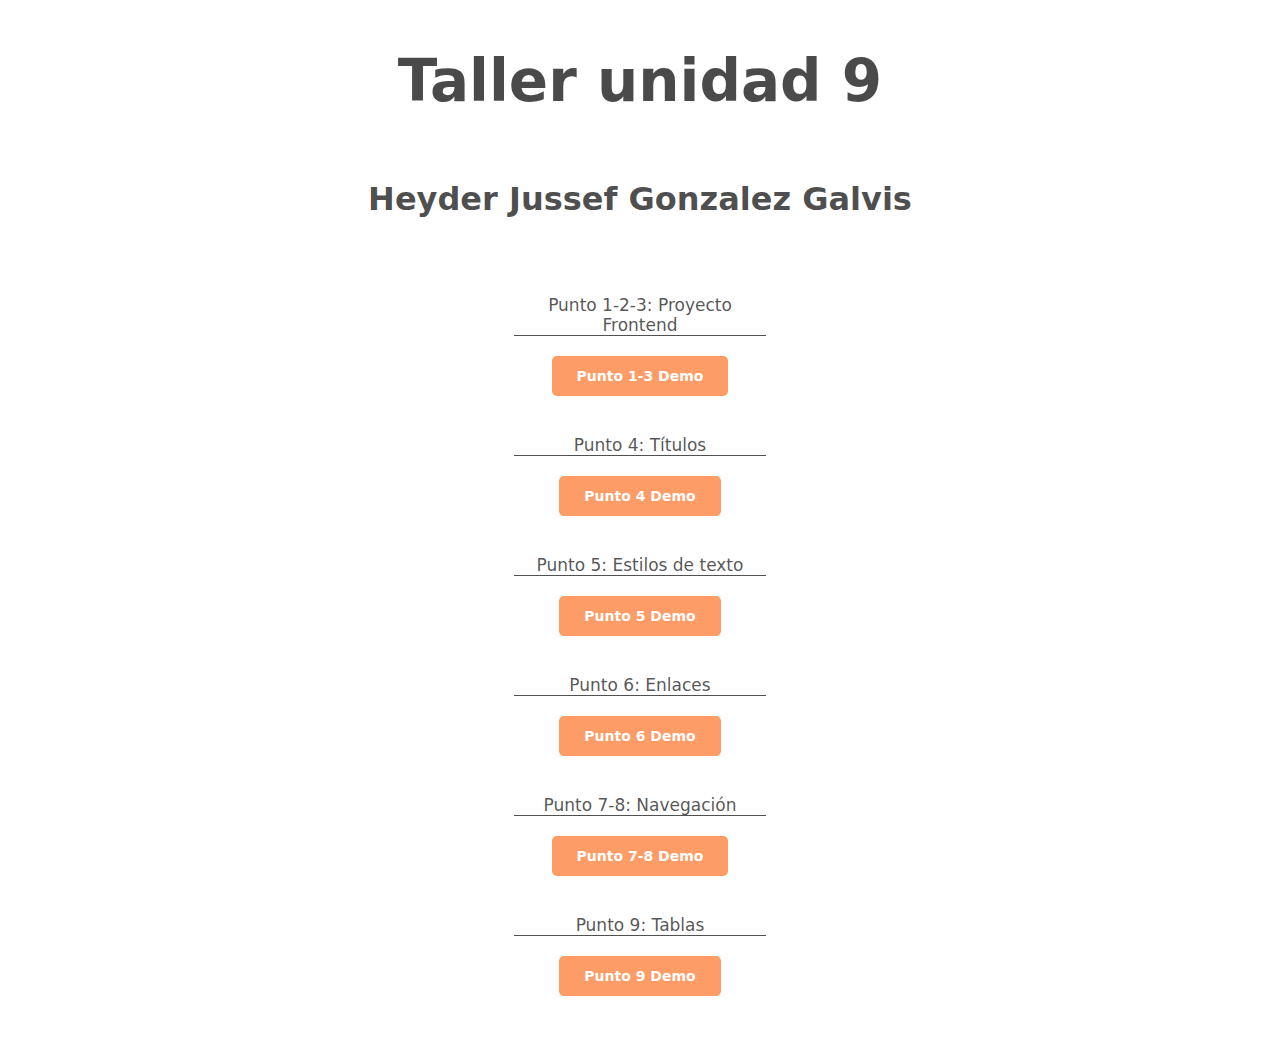
<file: index.html>
<!DOCTYPE html>
<html lang="en">
<head>
  <meta charset="UTF-8">
  <meta http-equiv="X-UA-Compatible" content="IE=edge">
  <meta name="viewport" content="width=device-width, initial-scale=1.0">
  
  <title>taller 9 menu</title>
  <link rel="stylesheet" href="./styles/styles.css">
</head>
<body> 
  <div>
    <h1> Taller unidad 9</h1>
    <h2>Heyder Jussef Gonzalez Galvis</h2>
    <nav>
      <ul>
        <li>
          <p>
            Punto 1-2-3: Proyecto Frontend
          </p> 
          <a href="./punto-1-2-3/index.html">
            Punto 1-3 Demo
          </a>
        </li>
        <li>
          <p>
            Punto 4: Títulos
          </p> 
          <a href="./punto-4/index.html">
            Punto 4 Demo
          </a>
        </li>
        <li>
          <p>
            Punto 5: Estilos de texto
          </p>
          <a href="./punto-5/index.html">
            Punto 5 Demo
          </a>
        </li>
        <li>
          <p>
            Punto 6: Enlaces
          </p>
          <a href="./punto-6/index.html">
            Punto 6 Demo
          </a>
        </li>
        <li>
          <p>
            Punto 7-8: Navegación
          </p>
          <a href="./punto-7-8/index.html">
            Punto 7-8 Demo
          </a>
        </li>
        <li>
          <p>
            Punto 9: Tablas
          </p>
          <a href="./punto-9/index.html">
            Punto 9 Demo
          </a>
        </li>
      </ul>
    </nav>
  </div> 
</body>
</html>
</file>
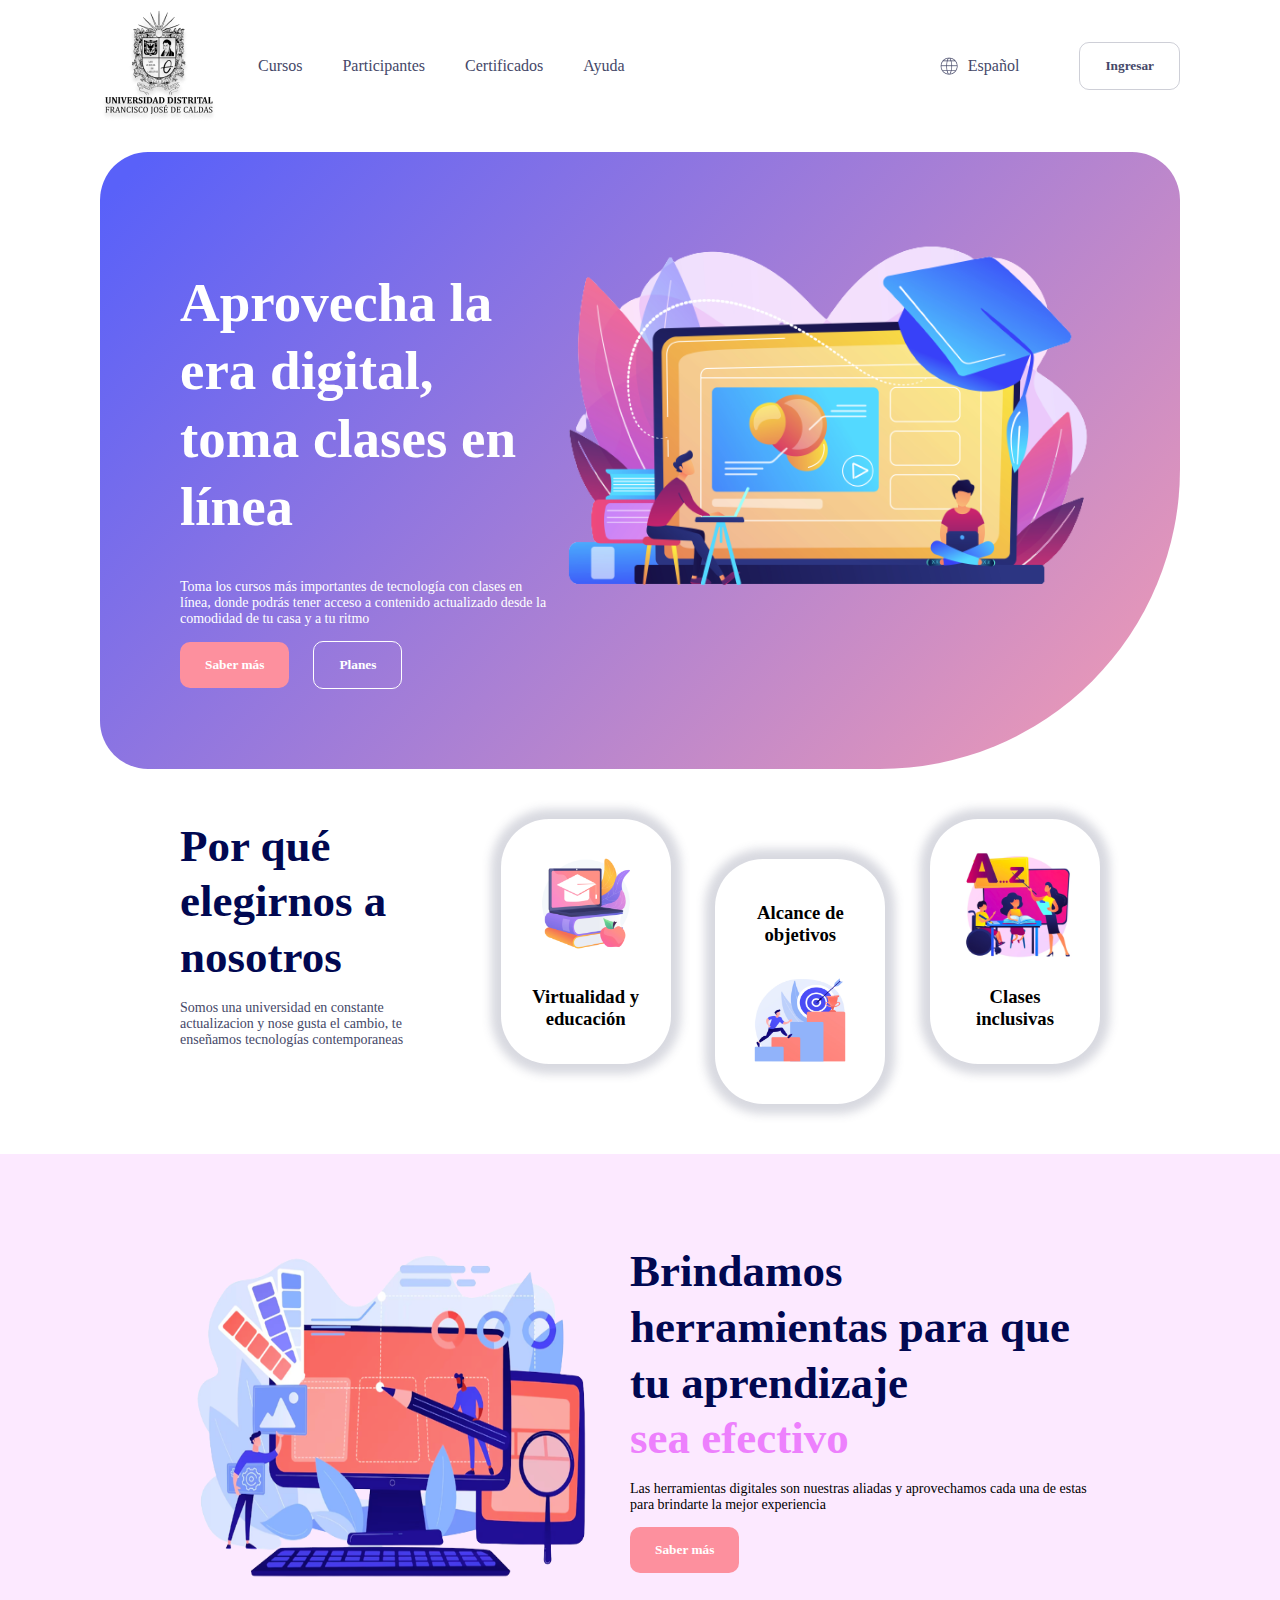
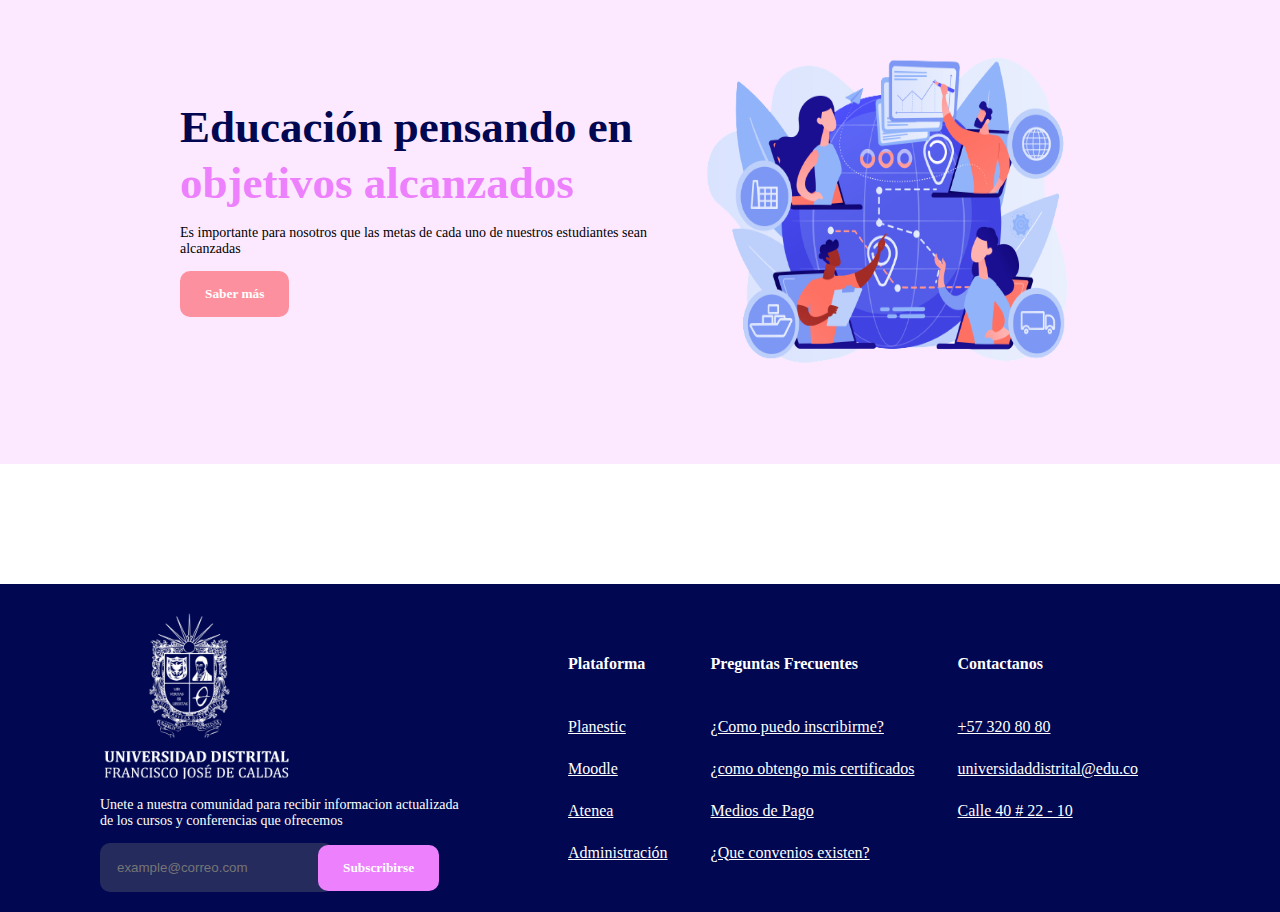
<file: punto-1-2-3/index.html>
<!DOCTYPE html>
<html lang="en">
<head>
    <meta charset="UTF-8">
    <meta name="viewport" content="width=device-width, initial-scale=1.0">
    <link rel="stylesheet" href="https://indestructibletype.com/fonts/Jost.css" type="text/css" charset="utf-8" />
    <link rel="stylesheet" href="./styles/common-styles.css">
    <link rel="stylesheet" href="./styles/header-styles.css">
    <link rel="stylesheet" href="./styles/banner-styles.css">
    <link rel="stylesheet" href="./styles/section-1-styles.css">
    <link rel="stylesheet" href="./styles/section-2-styles.css">
    <link rel="stylesheet" href="./styles/footer-styles.css">
    <title>Document</title>
</head>
<body>
    <header>
        <div class="header__navigator">
            <img src="./public/images/header-logo.png" alt="header.logo">
            <nav>
                <ul>
                    <li><a href="#banner">Cursos</a></li>
                    <li><a href="#section-1">Participantes</a></li>
                    <li><a href="section-2">Certificados</a></li>
                    <li><a href="#footer">Ayuda</a></li>
                </ul>
            </nav>
        </div>
        
        <div class="header__settings">
            <div class="languaje">
                <img src="./public/images/header-world.png" alt="header-world">
                <span>Español</span>
            </div>
            <button>Ingresar</button>
        </div>
    </header>
    <main>
        <section id="banner">
            <div class="banner__info">
                <div class="banner__texts">
                    <h1>Aprovecha la era digital, toma clases en línea</h1>
                    <p>Toma los cursos más importantes de tecnología con clases en línea,
                        donde podrás tener acceso a contenido actualizado desde la comodidad
                        de tu casa y a tu ritmo
                    </p>
                </div>
            
                <div class="banner__buttons">
                    <button class="button--orange">Saber más</button>
                    <button class="button--transparent">Planes</button>
                </div>
            </div>           
            <img src="./public/images/banner-online.png" alt="banner online">
        </section>
        <section id="section-1">
            <div class="section-1__info">
                <h2>Por qué elegirnos a nosotros</h2>
                <p>
                    Somos una universidad en constante actualizacion y nose gusta el cambio, 
                    te enseñamos tecnologías contemporaneas
                </p>
            </div>    
            <div class="section-1__card">
                <img src="./public/images/section1-education.png" 
                alt="education"
                width="120px"
                height="120px"
                >
                <h3>Virtualidad y educación</h3>
            </div>  
            <div class="section-1__card section-1__card-down">
                <h3>Alcance de objetivos</h3>
                <img src="./public/images/section1-goals.png"
                alt="goals"
                width="120px"
                height="110px"
                >
            </div>
            <div class="section-1__card">
                <img src="./public/images/section1-teach.png" 
                alt="teach"
                width="120px"
                height="120px"
                >
                <h3>Clases inclusivas</h3>
            </div>
        </section>
        <section id="section-2">
            <div class="section-2__info">
                <img 
                src="./public/images/section2-tools.png" 
                alt="tools"
                width="420px"
                height="350px"
                >
                <div>
                    <h2>Brindamos herramientas para que tu aprendizaje</h2>
                    <h2 class="title__pink">sea efectivo</h2>
                    <p>
                        Las herramientas digitales son nuestras aliadas y aprovechamos cada una de estas para brindarte la mejor experiencia
                    </p>
                    <button class="button--orange">Saber más</button>
                </div>
            </div>
            <div class="section-2__info">
                <div>
                    <h2>Educación pensando en</h2>
                    <h2 class="title__pink">objetivos alcanzados</h2>
                    <p>
                        Es importante para nosotros que las metas de cada uno de nuestros estudiantes sean alcanzadas
                    </p>
                    <button class="button--orange">Saber más</button>
                </div>
                <img 
                src="./public/images/section2-goals.png" 
                alt="goals"
                width="420px"
                height="350px"
                >
                
            </div>
        </section>
    </main>
    <footer id="footer">
        <div class="footer__info">
            <img 
            src="./public/images/footer-logo.png" 
            alt="logo"
            width="200px"
            height="175px"            
            >
            <p>
                Unete a nuestra comunidad para recibir informacion actualizada de los cursos y conferencias que ofrecemos
            </p>
            <form action="">
                <input 
                    type="email"
                    placeholder="example@correo.com"
                    name="user_email"
                >
                <button>Subscribirse</button>
            </form>
        </div>
        <div class="footer__list">
            <table>
                <thead>
                    <tr>
                        <th>Plataforma</th>
                        <th>Preguntas Frecuentes</th>
                        <th>Contactanos</th>
                    </tr>
                </thead>
                <tbody>
                    <tr>
                        <td><a href="">Planestic</a></td>
                        <td><a href="">¿Como puedo inscribirme?</a></td>
                        <td><a href="">+57 320 80 80</a></td>
                    </tr>
                    <tr>
                        <td><a href="">Moodle</a></td>
                        <td><a href="">¿como obtengo mis certificados</a></td>
                        <td><a href="">universidaddistrital@edu.co</a></td>
                    </tr>
                    <tr>
                        <td><a href="">Atenea</a></td>
                        <td><a href="">Medios de Pago</a></td>
                        <td><a href="">Calle 40 # 22 - 10</a></td>
                    </tr>
                    <tr>
                        <td><a href="">Administración</a></td>
                        <td><a href="">¿Que convenios existen?</a></td>
                    </tr>
                </tbody>
            </table>
        </div>
    </footer>


</body>
</html>
</file>
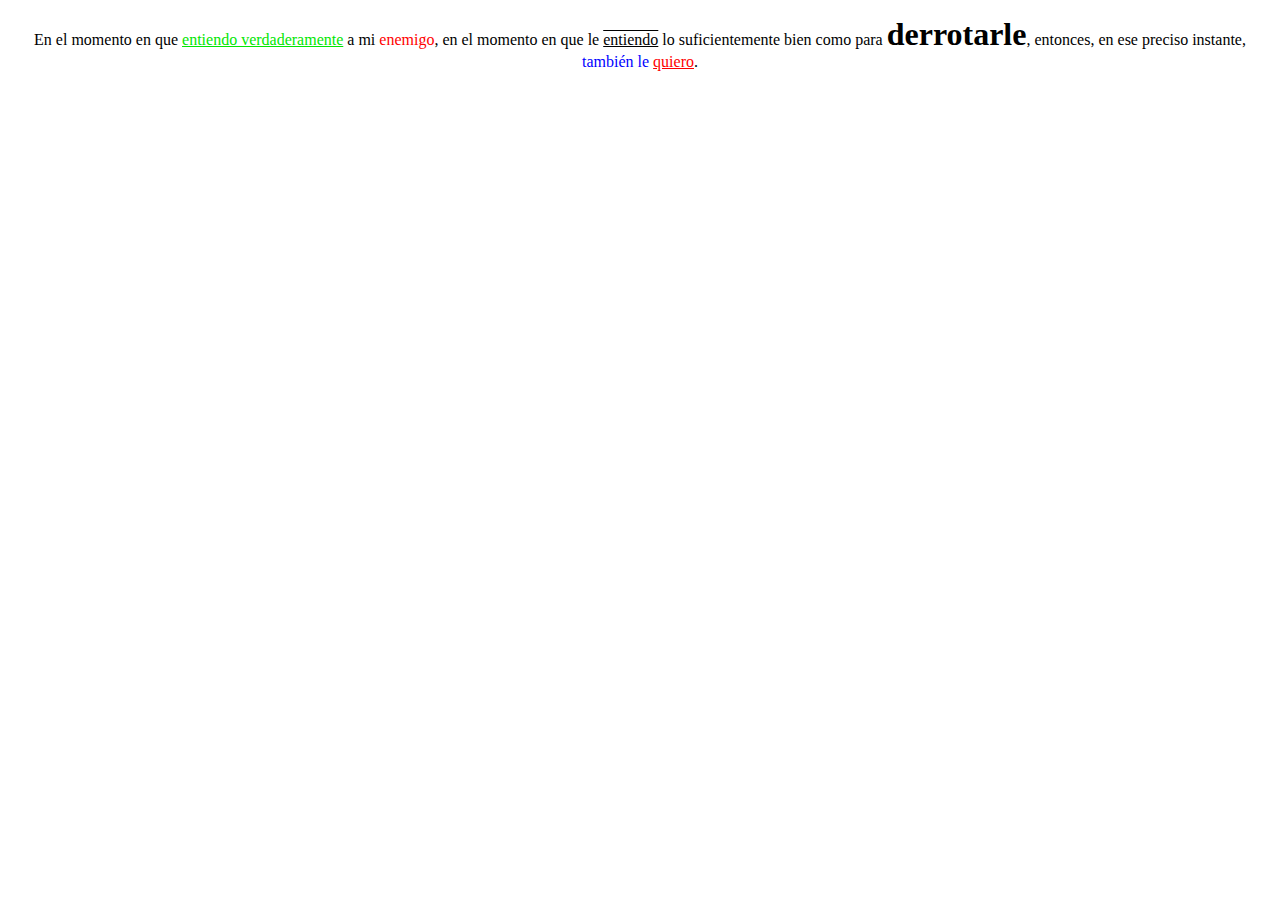
<file: punto-5/index.html>
<!DOCTYPE html>
<html lang="en">
    <head>
        <link rel="stylesheet" href="./style-5.css">
        <title>Punto_5</title>
    </head>
    <body>
        <p> En el momento en que  <u class="verde">entiendo verdaderamente</u> a mi <span>enemigo</span>, en el momento en que 
            le <u class="linea">entiendo</u> lo suficientemente bien como para <strong>derrotarle</strong>, entonces, 
            en ese preciso instante, <span class="azul">también le</span> <u class="rojo">quiero</u>.
        </p>
        
    </body>


</html>
</file>
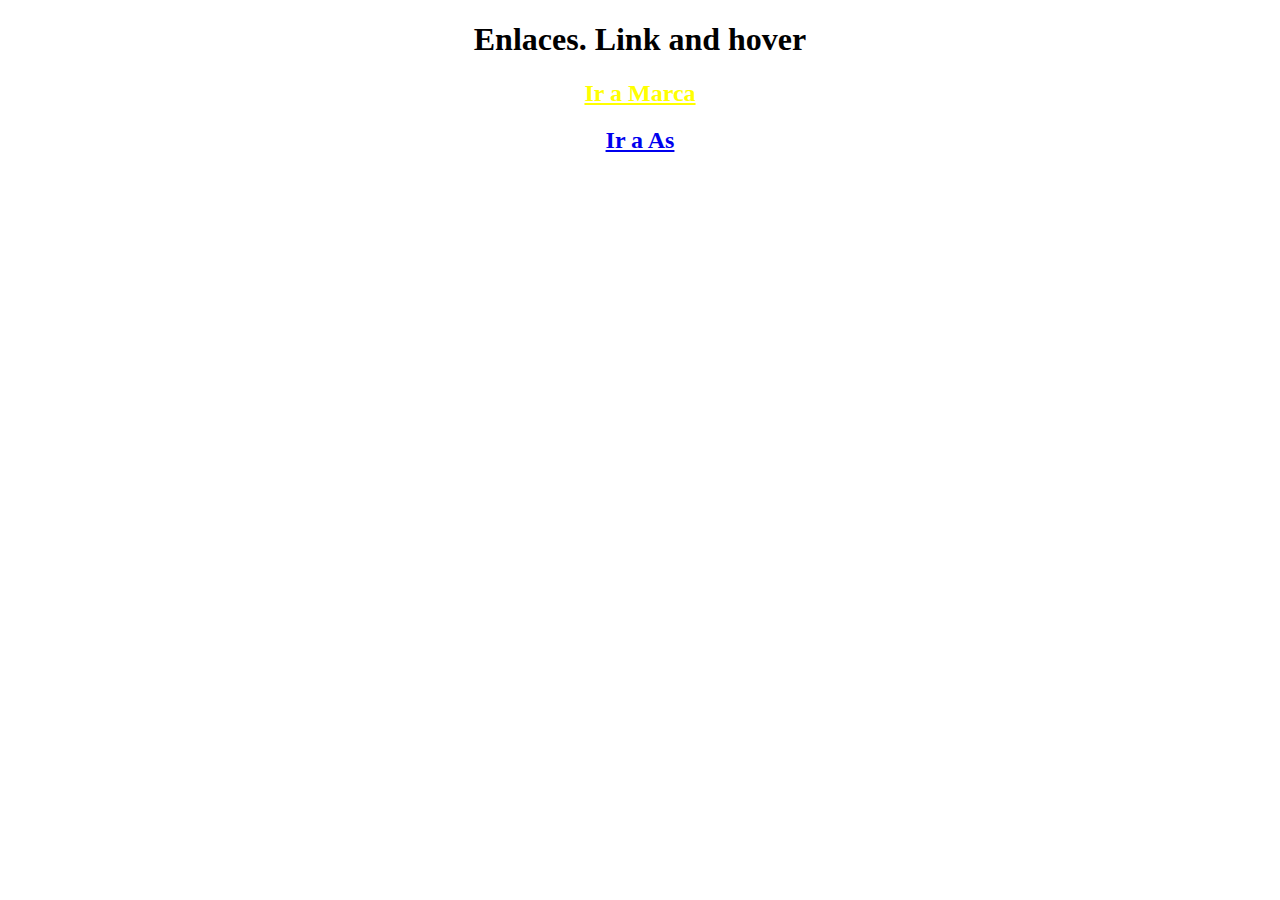
<file: punto-6/index.html>
<!DOCTYPE html>
<html lang="en">
    <head>
        <link rel="stylesheet" href="./style-6.css">
        <title>Punto_6</title>
    </head>
    <body>
        <h1>Enlaces. Link and hover</h1>
        <h2>
            <a class="link" href="https://www.google.com/?hl=es">Ir a Marca</a>
        </h2>
        <h2>
            <a href="https://www.youtube.com/">Ir a As</a>
        </h2>
        
    </body>
</html>
</file>
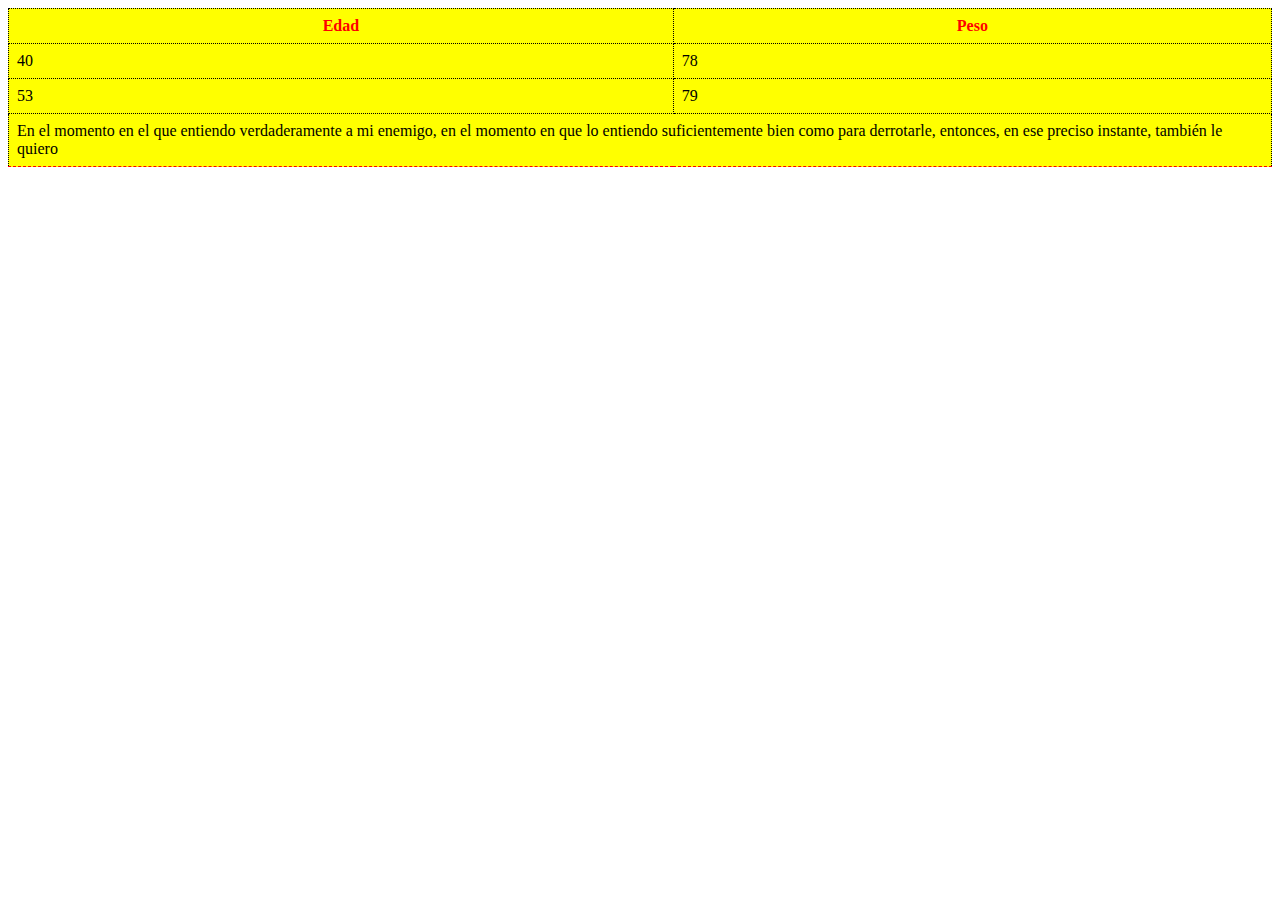
<file: punto-9/index.html>
<!DOCTYPE html>
<html lang="es">
<head>
    <link rel="stylesheet" href="./style-9.css">
    <title>Punto_9</title>
</head>
<body>

<table>
    <thead>
        <tr>
            <th>Edad</th>
            <th>Peso</th>
        </tr>
    </thead>
    <tbody>
        <tr>
            <td>40</td>
            <td>78</td>
        </tr>
        <tr>
            <td>53</td>
            <td>79</td>
        </tr>
    </tbody>
    <tfoot>
        <tr class="mensaje">
            <td colspan="2">
                En el momento en el que entiendo verdaderamente a mi enemigo, en el momento en que lo entiendo suficientemente bien como para derrotarle, entonces, en ese preciso instante, también le quiero
            </td>
        </tr>
    </tfoot>
</table>

</body>
</html>
</file>
<file: styles/styles.css>
body {
  text-align: center;
  color: #000000b5;
  font-family: system-ui, -apple-system;
}

body, div {
  display: flex;
  justify-content: center;
  align-items: center;
}

div {
  flex-direction: column;
  width: 50%;
  height: 50%;
  text-align: center;
}

h1 {
  font-size: 58px;
}

h2 {
  font-size: 32px;
}

nav {
  width: 40%;
}

ul {
  padding: 0;
  text-align: center;
  list-style: none;
}

li {
  margin: 50px 0;
}

p {
  margin: 40px 0 30px;
  color: #000000ae;
  font-size: 17px;
  border-bottom: 1px solid;
}

a {
  padding: 12px 25px;
  color: #ffffff;
  background-color: #fd8f54e2;
  border: none;
  border-radius: 5px;
  font-family: system-ui, -apple-system;
  font-size: 14px;
  font-weight: bold;
  text-decoration: none;
  cursor: pointer;
}

a:hover {
  background-color: #e87537e2;
}
</file>
<file: punto-1-2-3/styles/common-styles.css>
body {
    margin: 0px;
}

a {
    font-family: 'Jost';
}

button {
    padding: 15px 25px;
    font-family: 'Jost';
    font-weight: bold;
    border-radius: 10px;
    cursor: pointer;
}

p {
    font-family: 'Jost';
    font-size: 14px;
}

.button--orange {
    background-color: #FD909E;
    color: white;
    border: none;
}

h2 {
    font-family: 'Jost';
    font-size: 45px;
    color: #010851;
    line-height: 124%;
    letter-spacing: -1%;
    margin: 0;
}

nav a {
    color: #454868;
    text-decoration: none;
    font-weight: 500;
}

.header__settings {
    display: flex;
    align-items: center;
    gap: 60px;
}

.languaje {
    display: flex;
    align-items: center;
    gap: 10px;

    font-family: 'Jost';
    font-weight: 300;
    color: #454868;
}

header button {
    background-color: transparent;
    border: 1px solid #45486843;
    color: #454868;
}
</file>
<file: punto-1-2-3/styles/header-styles.css>
header {
    display: flex;
    justify-content: space-between;
    margin: 10px 100px;
}

.header__navigator {
    display: flex;
    align-items: center;
}

ul {
    display:flex;
    gap: 40px;
    list-style: none;
}
</file>
<file: punto-1-2-3/styles/banner-styles.css>
#banner {
    display: flex;
    margin: 30px 100px;
    padding: 80px;
    background: linear-gradient(313deg, #EE9AB5 3.28%, #5961F9 97.04%);
    border-radius: 48px 48px 300px 48px;
    color: white;
}

h1 {
    font-family: 'Jost';
    color: white;
    font-size: 55px;
    line-height: 124%;
    letter-spacing: -1%;
}

#banner img {
    width: 550px;
    height: 370px;
} 

.button--transparent {
    background-color: transparent;
    color: white;
    border: 1px solid;
    margin-left: 20px;    
}
</file>
<file: punto-1-2-3/styles/section-1-styles.css>
#section-1 {
    display: flex;
    justify-content: space-between;
    margin: 50px 180px;   
}

.section-1__info {
    width: 30%;
}

.section-1__info p {
    color: #454868;
}

.section-1__card {
    width: min-content;
    height: 195px;
    text-align: center;
    padding: 25px;
    border-radius: 48px;
    box-shadow: 0px 0px 10px 10px #45486835;
}

.section-1__card-down {
    margin-top: 40px;
}

h3 {
    font-family: 'Jost';
}
</file>
<file: punto-1-2-3/styles/section-2-styles.css>
#section-2 {
    padding: 30px 180px;
    background-color: #Ec80fd2d;
}

.section-2__info {
    display: flex;
    align-items: center;
    gap: 30px;
    margin: 50px 0px;
}

.title__pink {
    color: #Ed80fd;
}
</file>
<file: punto-1-2-3/styles/footer-styles.css>
footer {
    display: flex;
    justify-content: space-between;
    align-items: center;
    margin-top: 120px;
    padding: 20px 100px;
    background-color: #010851;
    color: white;
}

.footer__info {
    width: 34%;
}

form button {
    background-color: #ED80FD;
    color: white;
    border: none;
}

input {
    padding: 17px;
    margin-right: -20px;
    width: 200px;
    border: none;
    border-radius: 10px;
    background-color: #4548688c;
}

table {
    font-family: 'Jost';
    text-align: left;
}

th {
    height: 80px;
}

tr {
    height: 40px;
}

td {
    padding-right: 40px;
}

td a {
    color: white;
}
</file>
<file: punto-5/style-5.css>
p {
    text-align: center;
}

.linea {
    text-decoration-line: overline underline;
}

strong {
    font-size: 200%;
}

.verde {
    color: rgb(2, 230, 2);
}

.rojo {
    color: red;
}

.azul {
    color: blue;
}
span {
    color: red;
}
</file>
<file: punto-6/style-6.css>
h1 {
    text-align: center;
}

h2 {
    text-align: center;
}

.link {
 color: yellow;
}
</file>
<file: punto-9/style-9.css>
table {
            width: 100%;
            border-collapse: collapse;
            background-color: yellow;
}

th, td {
    padding: 8px;
    color: black;
    border: 1px dotted black;
}

th {
    color: red;
    background-color: yellow;
}

        

.mensaje {
    background-color: yellow;
    border-bottom:  1px dashed;
    border-bottom-color: red;
}
</file>
